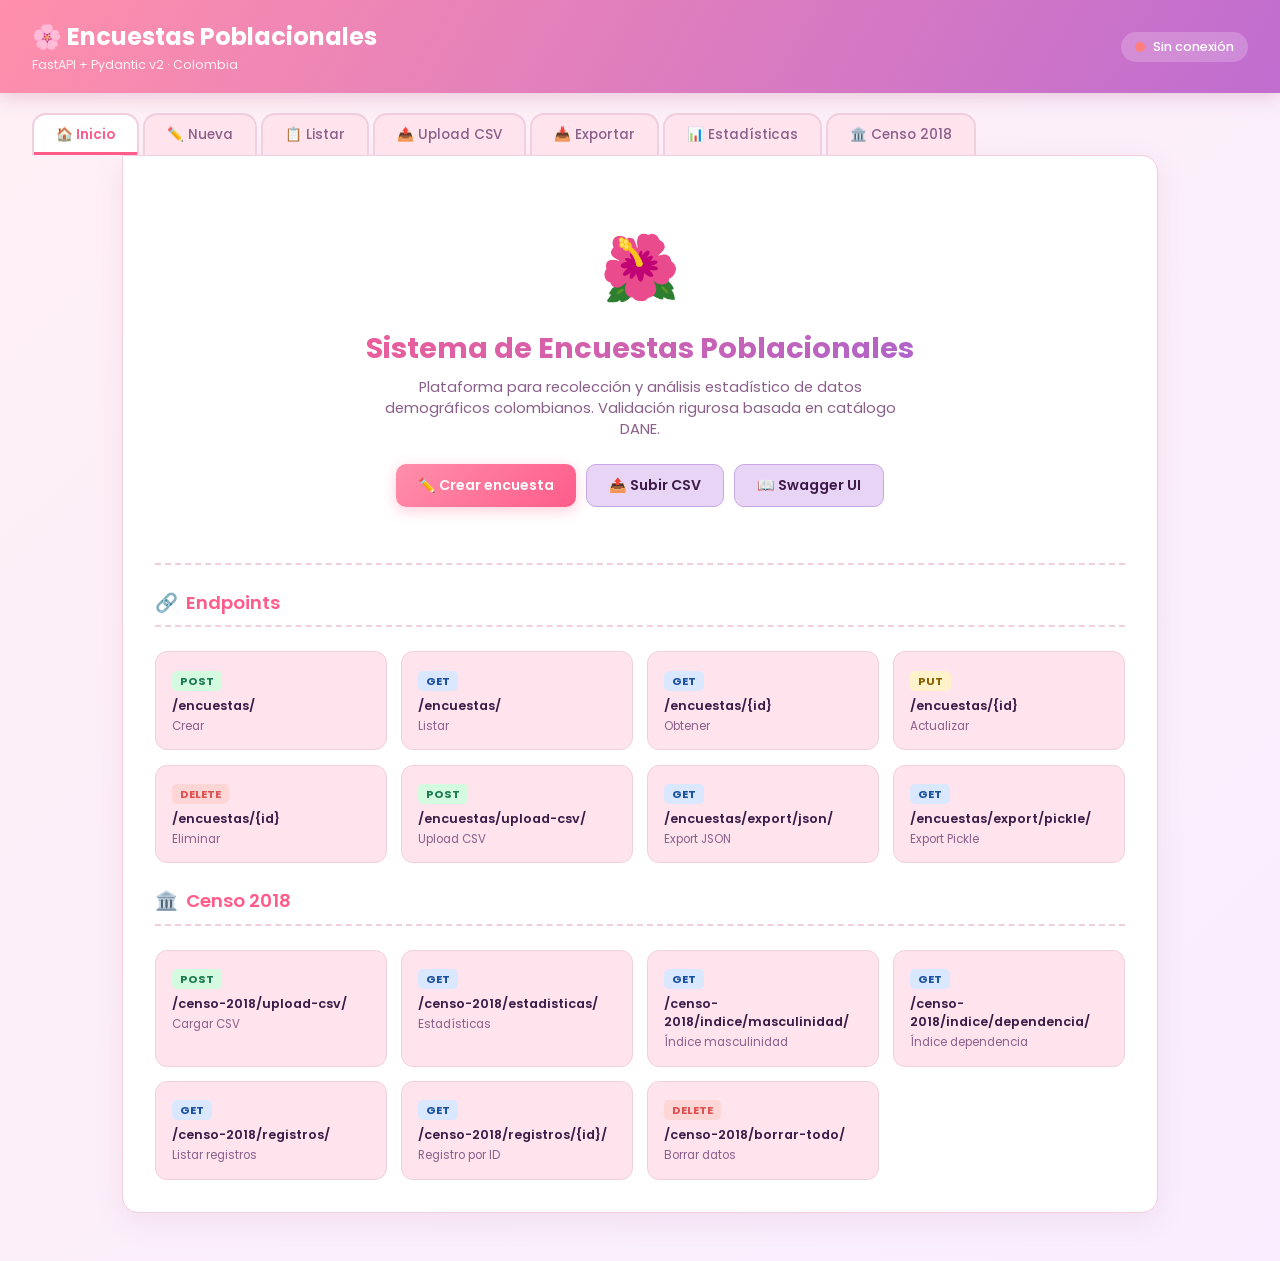
<file: frontend/index.html>
<!DOCTYPE html>
<html lang="es">

<head>
  <meta charset="UTF-8" />
  <meta name="viewport" content="width=device-width, initial-scale=1.0" />
  <title>API de Encuestas Poblacionales</title>
  <link href="https://fonts.googleapis.com/css2?family=Poppins:wght@300;400;500;600;700&display=swap"
    rel="stylesheet" />
  <style>
    :root {
      --bg: #FFF0F5;
      --bg2: #F8EEFF;
      --card: #FFFFFF;
      --rosa-palido: #FFE4EE;
      --rosa-suave: #FFB6C1;
      --rosa-medio: #FF8FAB;
      --rosa-vivo: #FF5C8A;
      --lila: #E8D5F5;
      --lila-suave: #C9A8E8;
      --menta: #D4F5E9;
      --menta-vivo: #4CAF84;
      --texto: #3D1A47;
      --texto-2: #8A5F8A;
      --borde: #F0CFDF;
      --sombra: rgba(180, 80, 130, 0.10);
    }

    *,
    *::before,
    *::after {
      box-sizing: border-box;
      margin: 0;
      padding: 0;
    }

    body {
      font-family: 'Poppins', sans-serif;
      background: linear-gradient(135deg, var(--bg) 0%, var(--bg2) 100%);
      min-height: 100vh;
      color: var(--texto);
    }

    header {
      background: linear-gradient(120deg, #FF8FAB 0%, #C06DD0 100%);
      color: #fff;
      padding: 1.2rem 2rem;
      display: flex;
      align-items: center;
      justify-content: space-between;
      box-shadow: 0 4px 18px rgba(180, 80, 130, 0.25);
      position: sticky;
      top: 0;
      z-index: 100;
    }

    header h1 {
      font-size: 1.5rem;
      font-weight: 700;
    }

    header p {
      font-size: 0.78rem;
      opacity: 0.88;
      margin-top: 2px;
    }

    .status-badge {
      display: flex;
      align-items: center;
      gap: 8px;
      background: rgba(255, 255, 255, 0.2);
      border-radius: 50px;
      padding: 6px 14px;
      font-size: 0.8rem;
      font-weight: 500;
      cursor: pointer;
    }

    .dot {
      width: 10px;
      height: 10px;
      border-radius: 50%;
      background: #aaa;
    }

    .dot.online {
      background: #7EFF9A;
      box-shadow: 0 0 8px #7EFF9A;
    }

    .dot.offline {
      background: #FF7E7E;
    }

    .tabs {
      display: flex;
      gap: 4px;
      padding: 1.2rem 2rem 0;
      overflow-x: auto;
    }

    .tab-btn {
      padding: 10px 22px;
      border: 2px solid var(--borde);
      border-bottom: none;
      border-radius: 14px 14px 0 0;
      background: var(--rosa-palido);
      color: var(--texto-2);
      font-family: 'Poppins', sans-serif;
      font-size: 0.85rem;
      font-weight: 500;
      cursor: pointer;
      transition: all .2s;
    }

    .tab-btn:hover {
      background: var(--lila);
      color: var(--texto);
    }

    .tab-btn.active {
      background: var(--card);
      color: var(--rosa-vivo);
      font-weight: 600;
      border-color: var(--borde);
      box-shadow: 0 -3px 0 var(--rosa-vivo) inset;
    }

    .panel {
      display: none;
    }

    .panel.active {
      display: block;
    }

    .main-content {
      max-width: 1100px;
      margin: 0 auto;
      padding: 0 2rem 3rem;
    }

    .panel-card {
      background: var(--card);
      border: 1px solid var(--borde);
      border-radius: 0 16px 16px 16px;
      padding: 2rem;
      box-shadow: 0 8px 30px var(--sombra);
    }

    .section-title {
      font-size: 1.15rem;
      font-weight: 600;
      color: var(--rosa-vivo);
      margin-bottom: 1.2rem;
      padding-bottom: 0.6rem;
      border-bottom: 2px dashed var(--borde);
      display: flex;
      align-items: center;
      gap: 8px;
    }

    .form-grid {
      display: grid;
      grid-template-columns: repeat(auto-fill, minmax(220px, 1fr));
      gap: 1rem;
      margin-bottom: 1.2rem;
    }

    .form-group {
      display: flex;
      flex-direction: column;
      gap: 5px;
    }

    .form-group.full {
      grid-column: 1 / -1;
    }

    label {
      font-size: 0.78rem;
      font-weight: 600;
      color: var(--texto-2);
      text-transform: uppercase;
      letter-spacing: 0.5px;
    }

    input,
    select,
    textarea {
      padding: 10px 14px;
      border: 1.5px solid var(--borde);
      border-radius: 10px;
      font-family: 'Poppins', sans-serif;
      font-size: 0.88rem;
      color: var(--texto);
      background: var(--bg);
      transition: border-color .2s, box-shadow .2s;
    }

    input:focus,
    select:focus,
    textarea:focus {
      border-color: var(--rosa-medio);
      box-shadow: 0 0 0 3px rgba(255, 143, 171, 0.2);
      background: #fff;
    }

    textarea {
      resize: vertical;
      min-height: 70px;
    }

    .btn {
      padding: 10px 22px;
      border: none;
      border-radius: 10px;
      font-family: 'Poppins', sans-serif;
      font-size: 0.88rem;
      font-weight: 600;
      cursor: pointer;
      transition: all .2s;
      display: inline-flex;
      align-items: center;
      gap: 7px;
    }

    .btn-primary {
      background: linear-gradient(135deg, var(--rosa-medio) 0%, var(--rosa-vivo) 100%);
      color: #fff;
      box-shadow: 0 4px 14px rgba(255, 92, 138, 0.3);
    }

    .btn-primary:hover {
      transform: translateY(-2px);
      box-shadow: 0 6px 20px rgba(255, 92, 138, 0.4);
    }

    .btn-secondary {
      background: var(--lila);
      color: var(--texto);
      border: 1.5px solid var(--lila-suave);
    }

    .btn-success {
      background: linear-gradient(135deg, #5EC98A 0%, #38a16a 100%);
      color: #fff;
    }

    .btn-danger {
      background: var(--rosa-suave);
      color: var(--rosa-vivo);
      border: 1.5px solid #FFAFAF;
    }

    .btn-sm {
      padding: 6px 14px;
      font-size: 0.78rem;
    }

    .btn-actions {
      display: flex;
      gap: 10px;
      flex-wrap: wrap;
      margin-top: 1.2rem;
    }

    .respuestas-container {
      display: flex;
      flex-direction: column;
      gap: 14px;
    }

    .respuesta-card {
      background: var(--rosa-palido);
      border: 1.5px solid var(--borde);
      border-radius: 12px;
      padding: 1rem 1.2rem;
      position: relative;
    }

    .encuestas-list {
      display: flex;
      flex-direction: column;
      gap: 14px;
    }

    .encuesta-item {
      background: var(--card);
      border: 1.5px solid var(--borde);
      border-radius: 14px;
      padding: 1.2rem 1.5rem;
      display: flex;
      align-items: center;
      gap: 1.2rem;
      box-shadow: 0 3px 12px var(--sombra);
    }

    .encuesta-item:hover {
      transform: translateY(-2px);
      box-shadow: 0 6px 20px var(--sombra);
    }

    .encuesta-avatar {
      width: 52px;
      height: 52px;
      border-radius: 50%;
      background: linear-gradient(135deg, var(--rosa-suave), var(--lila-suave));
      display: flex;
      align-items: center;
      justify-content: center;
      font-size: 1.5rem;
      flex-shrink: 0;
    }

    .encuesta-info {
      flex: 1;
      min-width: 0;
    }

    .encuesta-info .nombre {
      font-weight: 600;
      font-size: 0.95rem;
      white-space: nowrap;
      overflow: hidden;
      text-overflow: ellipsis;
    }

    .encuesta-info .meta {
      font-size: 0.78rem;
      color: var(--texto-2);
      margin-top: 3px;
    }

    .chip {
      display: inline-flex;
      align-items: center;
      padding: 3px 10px;
      border-radius: 50px;
      font-size: 0.72rem;
      font-weight: 600;
      margin-right: 5px;
    }

    .chip-rosa {
      background: var(--rosa-palido);
      color: var(--rosa-vivo);
    }

    .chip-lila {
      background: var(--lila);
      color: #7B3FBF;
    }

    .chip-menta {
      background: var(--menta);
      color: #1A7A52;
    }

    .encuesta-actions {
      display: flex;
      gap: 8px;
      flex-shrink: 0;
    }

    .json-viewer {
      background: #1E0830;
      color: #FFADCE;
      border-radius: 12px;
      padding: 1.2rem;
      font-family: 'Courier New', monospace;
      font-size: 0.8rem;
      max-height: 320px;
      overflow-y: auto;
      white-space: pre-wrap;
      word-break: break-all;
      margin-top: 1rem;
      display: none;
    }

    .json-viewer.show {
      display: block;
    }

    .stats-kpi-grid {
      display: grid;
      grid-template-columns: repeat(auto-fill, minmax(170px, 1fr));
      gap: 1rem;
      margin-bottom: 1.8rem;
    }

    .kpi-card {
      background: linear-gradient(135deg, var(--rosa-palido), var(--lila));
      border: 1.5px solid var(--borde);
      border-radius: 16px;
      padding: 1.3rem;
      text-align: center;
      box-shadow: 0 4px 14px var(--sombra);
    }

    .kpi-value {
      font-size: 2.2rem;
      font-weight: 700;
      color: var(--rosa-vivo);
      line-height: 1;
    }

    .kpi-label {
      font-size: 0.75rem;
      color: var(--texto-2);
      margin-top: 6px;
      font-weight: 500;
    }

    .alert {
      padding: 12px 18px;
      border-radius: 10px;
      font-size: 0.85rem;
      margin-top: 1rem;
      display: none;
    }

    .alert.show {
      display: block;
    }

    .alert-error {
      background: #FFD6D6;
      color: #E05252;
      border: 1px solid #FFAFAF;
    }

    .alert-success {
      background: var(--menta);
      color: #1A7A52;
      border: 1px solid #A8E6C6;
    }

    .alert-info {
      background: var(--lila);
      color: #6B3FA0;
      border: 1px solid var(--lila-suave);
    }

    #toast-container {
      position: fixed;
      bottom: 28px;
      right: 28px;
      z-index: 9999;
      display: flex;
      flex-direction: column;
      gap: 10px;
    }

    .toast {
      padding: 13px 20px;
      border-radius: 12px;
      font-size: 0.85rem;
      font-weight: 500;
      color: #fff;
      min-width: 260px;
      box-shadow: 0 6px 20px rgba(0, 0, 0, 0.18);
      animation: slideInToast .3s ease;
      display: flex;
      align-items: center;
      gap: 10px;
    }

    .toast.success {
      background: linear-gradient(135deg, #5EC98A, #38a16a);
    }

    .toast.error {
      background: linear-gradient(135deg, #FF7E7E, #E05252);
    }

    .toast.info {
      background: linear-gradient(135deg, #C9A8E8, #9B67D9);
    }

    @keyframes slideInToast {
      from {
        opacity: 0;
        transform: translateX(60px);
      }

      to {
        opacity: 1;
        transform: translateX(0);
      }
    }

    .divider {
      border: none;
      border-top: 2px dashed var(--borde);
      margin: 1.5rem 0;
    }

    .upload-area {
      border: 3px dashed var(--borde);
      border-radius: 16px;
      padding: 3rem 2rem;
      text-align: center;
      background: var(--rosa-palido);
      cursor: pointer;
      transition: all .3s;
    }

    .upload-area:hover {
      border-color: var(--rosa-vivo);
      background: var(--rosa-suave);
    }

    .upload-area.dragover {
      border-color: var(--menta-vivo);
      background: var(--menta);
    }

    .upload-icon {
      font-size: 3rem;
      margin-bottom: 1rem;
    }

    .welcome-hero {
      text-align: center;
      padding: 2rem 1rem;
    }

    .welcome-hero .hero-emoji {
      font-size: 4rem;
    }

    .welcome-hero h2 {
      font-size: 1.8rem;
      font-weight: 700;
      margin: 0.8rem 0 0.4rem;
      background: linear-gradient(135deg, var(--rosa-vivo), #9B67D9);
      -webkit-background-clip: text;
      -webkit-text-fill-color: transparent;
    }

    .welcome-hero p {
      color: var(--texto-2);
      font-size: 0.92rem;
      max-width: 520px;
      margin: 0 auto 1.5rem;
    }

    .endpoint-chip {
      background: var(--rosa-palido);
      border: 1.5px solid var(--borde);
      border-radius: 12px;
      padding: 0.9rem 1rem;
      text-align: left;
    }

    .endpoint-chip .method {
      font-size: 0.7rem;
      font-weight: 700;
      padding: 2px 8px;
      border-radius: 5px;
      margin-right: 6px;
    }

    .method.POST {
      background: #D4FADF;
      color: #1A7A52;
    }

    .method.GET {
      background: #DAE8FF;
      color: #1A50A0;
    }

    .method.PUT {
      background: #FFF3CC;
      color: #8A6000;
    }

    .method.DELETE {
      background: #FFD6D6;
      color: #E05252;
    }

    .endpoint-chip .path {
      font-size: 0.8rem;
      font-weight: 600;
      color: var(--texto);
      display: block;
      margin-top: 5px;
    }

    .endpoint-chip .desc {
      font-size: 0.73rem;
      color: var(--texto-2);
      margin-top: 3px;
    }

    .endpoints-grid {
      display: grid;
      grid-template-columns: repeat(auto-fill, minmax(210px, 1fr));
      gap: 0.9rem;
      margin-top: 1.5rem;
    }

    .export-card {
      background: linear-gradient(135deg, var(--menta), var(--lila));
      border: 1.5px solid var(--borde);
      border-radius: 16px;
      padding: 1.5rem;
      text-align: center;
      margin-bottom: 1rem;
    }

    .export-card h3 {
      color: var(--texto);
      margin-bottom: 0.5rem;
    }

    .export-card p {
      color: var(--texto-2);
      font-size: 0.85rem;
      margin-bottom: 1rem;
    }

    .bar-row {
      display: flex;
      align-items: center;
      gap: 10px;
      margin-bottom: 10px;
    }

    .bar-label {
      font-size: 0.78rem;
      min-width: 120px;
      color: var(--texto);
      white-space: nowrap;
      overflow: hidden;
      text-overflow: ellipsis;
    }

    .bar-track {
      flex: 1;
      background: var(--rosa-palido);
      border-radius: 50px;
      height: 20px;
      position: relative;
      overflow: hidden;
    }

    .bar-fill {
      height: 100%;
      background: linear-gradient(90deg, var(--rosa-suave), var(--rosa-vivo));
      border-radius: 50px;
      min-width: 4px;
    }

    .bar-fill.lila {
      background: linear-gradient(90deg, var(--lila), var(--lila-suave));
    }

    .bar-fill.menta {
      background: linear-gradient(90deg, var(--menta), var(--menta-vivo));
    }

    .bar-value {
      position: absolute;
      right: 8px;
      top: 50%;
      transform: translateY(-50%);
      font-size: 0.72rem;
      font-weight: 700;
      color: var(--texto);
    }

    .spinner {
      width: 40px;
      height: 40px;
      border: 4px solid var(--rosa-palido);
      border-top-color: var(--rosa-vivo);
      border-radius: 50%;
      animation: spin 0.8s linear infinite;
      margin: 1.5rem auto;
    }

    @keyframes spin {
      to { transform: rotate(360deg); }
    }

    @media (max-width: 640px) {
      header {
        flex-direction: column;
        gap: 0.8rem;
        text-align: center;
      }

      .tabs {
        padding: 0.8rem 1rem 0;
      }

      .main-content {
        padding: 0 1rem 2rem;
      }

      .panel-card {
        padding: 1.2rem;
      }
    }
  </style>
</head>

<body>

  <header>
    <div>
      <h1>🌸 Encuestas Poblacionales</h1>
      <p>FastAPI + Pydantic v2 · Colombia</p>
    </div>
    <div class="status-badge" onclick="checkHealth()">
      <div class="dot" id="status-dot"></div>
      <span id="status-text">Verificando...</span>
    </div>
  </header>

  <div class="tabs">
    <button class="tab-btn active" onclick="showTab('inicio')">🏠 Inicio</button>
    <button class="tab-btn" onclick="showTab('crear')">✏️ Nueva</button>
    <button class="tab-btn" onclick="showTab('listar')">📋 Listar</button>
    <button class="tab-btn" onclick="showTab('upload')">📤 Upload CSV</button>
    <button class="tab-btn" onclick="showTab('export')">📥 Exportar</button>
    <button class="tab-btn" onclick="showTab('estadisticas')">📊 Estadísticas</button>
    <button class="tab-btn" onclick="showTab('censo')">🏛️ Censo 2018</button>
  </div>

  <div class="main-content">

    <!-- INICIO -->
    <div id="panel-inicio" class="panel active">
      <div class="panel-card">
        <div class="welcome-hero">
          <div class="hero-emoji">🌺</div>
          <h2>Sistema de Encuestas Poblacionales</h2>
          <p>Plataforma para recolección y análisis estadístico de datos demográficos colombianos. Validación rigurosa
            basada en catálogo DANE.</p>
          <div style="display:flex;gap:10px;justify-content:center;flex-wrap:wrap;">
            <button class="btn btn-primary" onclick="showTab('crear')">✏️ Crear encuesta</button>
            <button class="btn btn-secondary" onclick="showTab('upload')">📤 Subir CSV</button>
            <a href="/docs" target="_blank" class="btn btn-secondary" style="text-decoration:none;">📖 Swagger UI</a>
          </div>
        </div>
        <hr class="divider" />
        <div class="section-title"><span class="icon">🔗</span> Endpoints</div>
        <div class="endpoints-grid">
          <div class="endpoint-chip"><span class="method POST">POST</span><span class="path">/encuestas/</span>
            <div class="desc">Crear</div>
          </div>
          <div class="endpoint-chip"><span class="method GET">GET</span><span class="path">/encuestas/</span>
            <div class="desc">Listar</div>
          </div>
          <div class="endpoint-chip"><span class="method GET">GET</span><span class="path">/encuestas/{id}</span>
            <div class="desc">Obtener</div>
          </div>
          <div class="endpoint-chip"><span class="method PUT">PUT</span><span class="path">/encuestas/{id}</span>
            <div class="desc">Actualizar</div>
          </div>
          <div class="endpoint-chip"><span class="method DELETE">DELETE</span><span class="path">/encuestas/{id}</span>
            <div class="desc">Eliminar</div>
          </div>
          <div class="endpoint-chip"><span class="method POST">POST</span><span
              class="path">/encuestas/upload-csv/</span>
            <div class="desc">Upload CSV</div>
          </div>
          <div class="endpoint-chip"><span class="method GET">GET</span><span
              class="path">/encuestas/export/json/</span>
            <div class="desc">Export JSON</div>
          </div>
          <div class="endpoint-chip"><span class="method GET">GET</span><span
              class="path">/encuestas/export/pickle/</span>
            <div class="desc">Export Pickle</div>
          </div>
        </div>
        <div class="section-title" style="margin-top:1.5rem;"><span class="icon">🏛️</span> Censo 2018</div>
        <div class="endpoints-grid">
          <div class="endpoint-chip"><span class="method POST">POST</span><span class="path">/censo-2018/upload-csv/</span>
            <div class="desc">Cargar CSV</div>
          </div>
          <div class="endpoint-chip"><span class="method GET">GET</span><span class="path">/censo-2018/estadisticas/</span>
            <div class="desc">Estadísticas</div>
          </div>
          <div class="endpoint-chip"><span class="method GET">GET</span><span class="path">/censo-2018/indice/masculinidad/</span>
            <div class="desc">Índice masculinidad</div>
          </div>
          <div class="endpoint-chip"><span class="method GET">GET</span><span class="path">/censo-2018/indice/dependencia/</span>
            <div class="desc">Índice dependencia</div>
          </div>
          <div class="endpoint-chip"><span class="method GET">GET</span><span class="path">/censo-2018/registros/</span>
            <div class="desc">Listar registros</div>
          </div>
          <div class="endpoint-chip"><span class="method GET">GET</span><span class="path">/censo-2018/registros/{id}/</span>
            <div class="desc">Registro por ID</div>
          </div>
          <div class="endpoint-chip"><span class="method DELETE">DELETE</span><span class="path">/censo-2018/borrar-todo/</span>
            <div class="desc">Borrar datos</div>
          </div>
        </div>
        <div id="health-result" class="json-viewer"></div>
      </div>
    </div>

    <!-- CREAR -->
    <div id="panel-crear" class="panel">
      <div class="panel-card">
        <div class="section-title"><span class="icon">👤</span> Datos del Encuestado</div>
        <div class="form-grid">
          <div class="form-group"><label>Nombre completo</label><input type="text" id="enc-nombre"
              placeholder="María García" /></div>
          <div class="form-group"><label>Edad (0-120)</label><input type="number" id="enc-edad" min="0" max="120"
              placeholder="34" /></div>
          <div class="form-group"><label>Género</label><select id="enc-genero">
              <option value="">Seleccionar…</option>
              <option value="masculino">Masculino</option>
              <option value="femenino">Femenino</option>
              <option value="no_binario">No binario</option>
              <option value="prefiero_no_decir">Prefiero no decir</option>
            </select></div>
          <div class="form-group"><label>Estrato (1-6)</label><select id="enc-estrato">
              <option value="">Seleccionar…</option>
              <option value="1">1 — Bajo-bajo</option>
              <option value="2">2 — Bajo</option>
              <option value="3">3 — Medio-bajo</option>
              <option value="4">4 — Medio</option>
              <option value="5">5 — Medio-alto</option>
              <option value="6">6 — Alto</option>
            </select></div>
          <div class="form-group"><label>Departamento</label><select id="enc-departamento">
              <option value="">Seleccionar…</option>
              <option>Amazonas</option>
              <option>Antioquia</option>
              <option>Arauca</option>
              <option>Atlántico</option>
              <option>Bolívar</option>
              <option>Boyacá</option>
              <option>Caldas</option>
              <option>Caquetá</option>
              <option>Casanare</option>
              <option>Cauca</option>
              <option>Cesar</option>
              <option>Chocó</option>
              <option>Córdoba</option>
              <option>Cundinamarca</option>
              <option>Guainía</option>
              <option>Guaviare</option>
              <option>Huila</option>
              <option>La Guajira</option>
              <option>Magdalena</option>
              <option>Meta</option>
              <option>Nariño</option>
              <option>Norte de Santander</option>
              <option>Putumayo</option>
              <option>Quindío</option>
              <option>Risaralda</option>
              <option>San Andrés y Providencia</option>
              <option>Santander</option>
              <option>Sucre</option>
              <option>Tolima</option>
              <option>Valle del Cauca</option>
              <option>Vaupés</option>
              <option>Vichada</option>
              <option>Bogotá D.C.</option>
            </select></div>
          <div class="form-group"><label>Municipio</label><input type="text" id="enc-municipio"
              placeholder="Medellín" /></div>
          <div class="form-group"><label>Nivel educativo</label><select id="enc-nivel">
              <option value="">Seleccionar…</option>
              <option value="ninguno">Ninguno</option>
              <option value="primaria">Primaria</option>
              <option value="secundaria">Secundaria</option>
              <option value="tecnico">Técnico</option>
              <option value="universitario">Universitario</option>
              <option value="posgrado">Posgrado</option>
            </select></div>
          <div class="form-group"><label>Ocupación</label><input type="text" id="enc-ocupacion" placeholder="Docente" />
          </div>
        </div>
        <hr class="divider" />
        <div class="section-title"><span class="icon">📝</span> Respuestas</div>
        <div id="respuestas-container" class="respuestas-container"></div>
        <div id="no-preguntas-msg" style="text-align:center;padding:2rem;color:var(--texto-2);">
          <div style="font-size:3rem;margin-bottom:0.5rem;">📝</div>
          <p>No hay preguntas agregadas</p>
          <p style="font-size:0.85rem;margin-top:0.5rem;">Haz clic en "+ Agregar pregunta" para comenzar</p>
        </div>
        <button class="btn btn-secondary" style="margin-top:10px;" onclick="addRespuesta()">+ Agregar pregunta</button>
        <hr class="divider" />
        <div class="form-group full"><label>Observaciones</label><textarea id="enc-observaciones"
            placeholder="Notas sobre el levantamiento…"></textarea></div>
        <div class="btn-actions">
          <button class="btn btn-primary" onclick="crearEncuesta()">🚀 Enviar</button>
          <button class="btn btn-secondary" onclick="resetFormCrear()">🔄 Limpiar</button>
        </div>
        <div id="crear-alert" class="alert"></div>
        <div id="crear-json" class="json-viewer"></div>
      </div>
    </div>

    <!-- LISTAR -->
    <div id="panel-listar" class="panel">
      <div class="panel-card">
        <div style="display:flex;justify-content:space-between;align-items:center;margin-bottom:1.5rem;">
          <div class="section-title" style="margin:0;"><span class="icon">📋</span> Encuestas</div>
          <div style="display:flex;gap:10px;">
            <button class="btn btn-secondary btn-sm" onclick="cargarDatosEjemplo()">📦 Cargar Ejemplo</button>
            <button class="btn btn-danger btn-sm" onclick="borrarHistorial()">🗑️ Borrar Todo</button>
            <button class="btn btn-secondary" onclick="loadEncuestas()">🔄 Actualizar</button>
          </div>
        </div>
        <div id="encuestas-list" class="encuestas-list"></div>
        <div id="listar-json" class="json-viewer"></div>
      </div>
    </div>

    <!-- UPLOAD -->
    <div id="panel-upload" class="panel">
      <div class="panel-card">
        <div class="section-title"><span class="icon">📤</span> Upload CSV</div>
        <p style="color:var(--texto-2);margin-bottom:1.5rem;">Sube un archivo CSV exportado desde Google Forms. El
          sistema detecta automáticamente las columnas.</p>

        <div class="upload-area" id="upload-area" onclick="document.getElementById('file-input').click()">
          <div class="upload-icon">📁</div>
          <h3>Arrastra tu archivo CSV aquí o haz clic para seleccionar</h3>
          <p style="color:var(--texto-2);margin-top:0.5rem;">Formato: .csv</p>
          <input type="file" id="file-input" accept=".csv" style="display:none;" onchange="handleFileSelect(event)" />
        </div>

        <div style="margin-top:1rem;text-align:center;">
          <button class="btn btn-secondary btn-sm" onclick="document.getElementById('file-input-debug').click()">🔍
            Debug: Ver columnas detectadas</button>
          <input type="file" id="file-input-debug" accept=".csv" style="display:none;"
            onchange="handleFileDebug(event)" />
        </div>

        <div id="upload-progress" style="margin-top:1.5rem;display:none;">
          <div style="background:var(--rosa-palido);border-radius:10px;padding:1rem;">
            <div style="display:flex;align-items:center;gap:10px;margin-bottom:0.5rem;">
              <div class="spinner"></div>
              <span id="upload-text">Procesando archivo...</span>
            </div>
          </div>
        </div>

        <div id="upload-alert" class="alert"></div>
        <div id="upload-json" class="json-viewer"></div>
        <div id="debug-json" class="json-viewer"></div>

        <hr class="divider" />
        <div class="section-title"><span class="icon">ℹ️</span> Columnas esperadas</div>
        <div style="background:var(--rosa-palido);padding:1rem;border-radius:10px;font-size:0.85rem;">
          <p style="margin-bottom:0.5rem;"><strong>Demográficas (requeridas):</strong></p>
          <code>nombre, edad, genero, estrato, departamento, municipio</code>
          <p style="margin-top:1rem;margin-bottom:0.5rem;"><strong>Demográficas (opcionales):</strong></p>
          <code>nivel_educativo, ocupacion</code>
          <p style="margin-top:1rem;margin-bottom:0.5rem;"><strong>Respuestas:</strong></p>
          <p>Cualquier otra columna será tratada como pregunta. Valores 1-5 → Likert, 0-100 → Porcentaje, "si/no" →
            Sí/No.</p>
        </div>
      </div>
    </div>

    <!-- EXPORT -->
    <div id="panel-export" class="panel">
      <div class="panel-card">
        <div class="section-title"><span class="icon">📥</span> Exportar Resultados</div>
        <p style="color:var(--texto-2);margin-bottom:1.5rem;">Descarga todas las encuestas en formato JSON o Pickle.</p>

        <div class="export-card">
          <h3>📄 Exportar a JSON</h3>
          <p>Formato universal, legible por humanos, interoperable con cualquier lenguaje.</p>
          <button class="btn btn-primary" onclick="exportJSON()">⬇️ Descargar JSON</button>
        </div>

        <div class="export-card">
          <h3>🥒 Exportar a Pickle</h3>
          <p>Formato binario de Python, más rápido pero solo compatible con Python.</p>
          <button class="btn btn-secondary" onclick="exportPickle()">⬇️ Descargar Pickle</button>
        </div>

        <div id="export-alert" class="alert"></div>
      </div>
    </div>

    <!-- ESTADISTICAS -->
    <div id="panel-estadisticas" class="panel">
      <div class="panel-card">
        <div style="display:flex;justify-content:space-between;align-items:center;margin-bottom:1.5rem;">
          <div class="section-title" style="margin:0;"><span class="icon">📊</span> Estadísticas</div>
          <button class="btn btn-secondary" onclick="loadEstadisticas()">🔄 Actualizar</button>
        </div>
        <div id="stats-kpi" class="stats-kpi-grid"></div>

        <div class="section-title"><span class="icon">📈</span> Distribuciones</div>
        <div id="stats-charts"></div>
        <div id="stats-json" class="json-viewer"></div>
      </div>
    </div>

    <!-- CENSO 2018 -->
    <div id="panel-censo" class="panel">
      <div class="panel-card">
        <div class="welcome-hero">
          <div class="hero-emoji">🏛️</div>
          <h2>Censo 2018 - Colombia</h2>
          <p>Carga y análisis de bases de datos del DANE. Procesamiento batch para millones de registros.</p>
        </div>

        <hr class="divider" />

        <div class="section-title"><span class="icon">📤</span> Carga de Archivo</div>
        <div class="upload-area" id="censo-upload-area" onclick="document.getElementById('censo-file-input').click()">
          <div class="upload-icon">📁</div>
          <h3>Arrastra tu archivo CSV del Censo 2018 o haz clic para seleccionar</h3>
          <p style="color:var(--texto-2);margin-top:0.5rem;">Formato: CSV (tablas individuales del DANE)</p>
          <input type="file" id="censo-file-input" accept=".csv" style="display:none;"
            onchange="handleCensoFile(event)" />
        </div>

        <div id="censo-upload-progress" style="margin-top:1.5rem;display:none;">
          <div style="background:var(--rosa-palido);border-radius:10px;padding:1rem;">
            <div style="display:flex;align-items:center;gap:10px;">
              <div class="spinner"></div>
              <span id="censo-upload-text">Cargando archivo. Esto puede tomar varios minutos...</span>
            </div>
            <div style="background:var(--borde);border-radius:5px;height:8px;margin-top:10px;overflow:hidden;">
              <div id="censo-progress-bar"
                style="background:linear-gradient(90deg, var(--rosa-medio), var(--rosa-vivo));height:100%;width:0%;transition:width 0.3s;">
              </div>
            </div>
          </div>
        </div>

        <div id="censo-upload-alert" class="alert"></div>
        <div id="censo-upload-json" class="json-viewer"></div>

        <hr class="divider" />

        <div class="section-title"><span class="icon">📊</span> Estadísticas del Censo</div>
        <div style="display:flex;gap:10px;margin-bottom:1.5rem;flex-wrap:wrap;">
          <button class="btn btn-primary" onclick="loadCensoEstadisticas()">🔄 Cargar Estadísticas</button>
          <button class="btn btn-secondary" onclick="loadIndiceMasculinidad()">👨 Índice Masculinidad</button>
          <button class="btn btn-secondary" onclick="loadIndiceDependencia()">👶 Índice Dependencia</button>
          <button class="btn btn-danger" onclick="borrarDatosCenso()" style="margin-left:auto;">🗑️ Borrar
            Datos</button>
        </div>

        <div id="censo-stats-kpi" class="stats-kpi-grid"></div>
        <div id="censo-grupos-edad" style="margin-top:1.5rem;"></div>
        <div id="censo-rangos-edad" style="margin-top:2rem;"></div>
        <div id="censo-indices-result" style="margin-top:1rem;"></div>
        <div id="censo-stats-json" class="json-viewer"></div>

        <hr class="divider" />

        <div class="section-title"><span class="icon">ℹ️</span> Variables del Censo 2018</div>
        <div style="background:var(--rosa-palido);padding:1rem;border-radius:10px;font-size:0.85rem;">
          <p style="margin-bottom:0.5rem;"><strong>Demográficas:</strong></p>
          <code>P_SEXO (Sexo), P_EDADR (Edad)</code>
          <p style="margin-top:1rem;margin-bottom:0.5rem;"><strong>Geográficas:</strong></p>
          <code>U_DPTO (Departamento), U_MPIO (Municipio)</code>
          <p style="margin-top:1rem;margin-bottom:0.5rem;"><strong>Étnicas:</strong></p>
          <code>PA1_GRP_ETNIC (Grupo étnico)</code>
          <p style="margin-top:1rem;margin-bottom:0.5rem;"><strong>Educativas:</strong></p>
          <code>P_ALFABETA (Alfabetismo), PA_ASISTENCIA (Asistencia), P_NIVEL_ANOSR (Años educación)</code>
          <p style="margin-top:1rem;margin-bottom:0.5rem;"><strong>Laborales:</strong></p>
          <code>P_TRABAJO (Situación laboral), P_EST_CIVIL (Estado civil)</code>
          <p style="margin-top:1rem;margin-bottom:0.5rem;"><strong>Salud:</strong></p>
          <code>P_ENFERMO (Enfermedad crónica)</code>
        </div>
      </div>
    </div>

  </div>

  <div id="toast-container"></div>

  <script>
    const API = "http://localhost:8001";

    function showTab(tabId) {
      document.querySelectorAll('.panel').forEach(p => p.classList.remove('active'));
      document.querySelectorAll('.tab-btn').forEach(b => b.classList.remove('active'));
      document.getElementById('panel-' + tabId).classList.add('active');
      event.target.classList.add('active');
      if (tabId === 'listar') loadEncuestas();
      if (tabId === 'estadisticas') loadEstadisticas();
      if (tabId === 'censo') loadCensoEstadisticas();
    }

    async function checkHealth() {
      try {
        const resp = await fetch(`${API}/`);
        const data = await resp.json();
        document.getElementById('status-dot').className = 'dot online';
        document.getElementById('status-text').textContent = 'En línea';
        return data;
      } catch {
        document.getElementById('status-dot').className = 'dot offline';
        document.getElementById('status-text').textContent = 'Sin conexión';
        return null;
      }
    }

    function showToast(mensaje, tipo) {
      const toast = document.createElement('div');
      toast.className = `toast ${tipo}`;
      toast.textContent = mensaje;
      document.getElementById('toast-container').appendChild(toast);
      setTimeout(() => toast.remove(), 4000);
    }

    function showAlert(containerId, mensaje, tipo) {
      const alert = document.getElementById(containerId);
      alert.className = `alert ${tipo} show`;
      alert.textContent = mensaje;
      setTimeout(() => alert.classList.remove('show'), 5000);
    }

    function showJSON(elementId, data) {
      const el = document.getElementById(elementId);
      el.textContent = JSON.stringify(data, null, 2);
      el.classList.add('show');
    }

    /* CREAR ENCUESTA */
    function updateNoPreguntasMsg() {
      const container = document.getElementById('respuestas-container');
      const msg = document.getElementById('no-preguntas-msg');
      if (container.children.length === 0) {
        msg.style.display = 'block';
      } else {
        msg.style.display = 'none';
      }
    }

    function addRespuesta() {
      const container = document.getElementById('respuestas-container');
      const idx = container.children.length + 1;
      const div = document.createElement('div');
      div.className = 'respuesta-card';
      div.innerHTML = `
      <div class="resp-header">
        <span class="resp-num">Pregunta ${idx}</span>
        <button class="btn btn-danger btn-sm" onclick="removeRespuesta(this)" style="padding:4px 10px;font-size:0.7rem;">🗑️ Eliminar</button>
      </div>
      <div class="form-grid" style="margin-bottom:0;">
        <div class="form-group full"><label>Enunciado</label><input type="text" class="resp-enunciado" placeholder="Ej: ¿Qué tan satisfecho está con el servicio de salud?" /></div>
        <div class="form-group"><label>Tipo de pregunta</label><select class="resp-tipo" onchange="updateValorInput(this)"><option value="">Seleccionar…</option><option value="likert">Likert (1-5)</option><option value="porcentaje">Porcentaje (0-100)</option><option value="si_no">Sí/No</option><option value="texto_abierto">Texto abierto</option></select></div>
        <div class="form-group"><label>Valor</label><input type="text" class="resp-valor" placeholder="Seleccione un tipo primero" disabled /></div>
      </div>
    `;
      container.appendChild(div);
      updateNoPreguntasMsg();
    }

    function removeRespuesta(btn) {
      const card = btn.closest('.respuesta-card');
      card.remove();
      // Renumerar preguntas
      document.querySelectorAll('.respuesta-card').forEach((c, i) => {
        c.querySelector('.resp-num').textContent = `Pregunta ${i + 1}`;
      });
      updateNoPreguntasMsg();
    }

    function updateValorInput(select) {
      const input = select.parentElement.nextElementSibling.querySelector('input');
      const tipo = select.value;

      if (!tipo) {
        input.disabled = true;
        input.placeholder = 'Seleccione un tipo primero';
        input.value = '';
        return;
      }

      input.disabled = false;
      if (tipo === 'likert') {
        input.type = 'number';
        input.min = 1;
        input.max = 5;
        input.placeholder = '1-5';
      }
      else if (tipo === 'porcentaje') {
        input.type = 'number';
        input.min = 0;
        input.max = 100;
        input.placeholder = '0-100';
      }
      else if (tipo === 'si_no') {
        input.type = 'text';
        input.placeholder = 'si o no';
      }
      else {
        input.type = 'text';
        input.placeholder = 'Texto';
      }
    }

    async function crearEncuesta() {
      // Limpiar alertas previas
      document.getElementById('crear-alert').classList.remove('show');
      document.getElementById('crear-json').classList.remove('show');

      const nombre = document.getElementById('enc-nombre').value.trim();
      const edad = parseInt(document.getElementById('enc-edad').value);
      const genero = document.getElementById('enc-genero').value;
      const estrato = parseInt(document.getElementById('enc-estrato').value);
      const departamento = document.getElementById('enc-departamento').value;
      const municipio = document.getElementById('enc-municipio').value.trim();
      const nivel = document.getElementById('enc-nivel').value;
      const ocupacion = document.getElementById('enc-ocupacion').value.trim();
      const observaciones = document.getElementById('enc-observaciones').value.trim();

      // Validaciones básicas antes de enviar
      const errores = [];

      // Validar nombre (no aceptar números puros)
      if (!nombre || nombre.length < 2) {
        errores.push({ campo: 'Nombre', mensaje: 'Debe tener al menos 2 caracteres' });
      } else if (/^\d+$/.test(nombre)) {
        errores.push({ campo: 'Nombre', mensaje: `No puede ser un número ('${nombre}'). Ingresá un nombre válido` });
      }

      if (!edad || edad < 0 || edad > 120) errores.push({ campo: 'Edad', mensaje: 'Debe estar entre 0 y 120 años' });
      if (!genero) errores.push({ campo: 'Género', mensaje: 'Debe seleccionar una opción' });
      if (!estrato || estrato < 1 || estrato > 6) errores.push({ campo: 'Estrato', mensaje: 'Debe estar entre 1 y 6' });
      if (!departamento) errores.push({ campo: 'Departamento', mensaje: 'Debe seleccionar uno' });

      // Validar municipio (no aceptar números puros)
      if (!municipio || municipio.length < 2) {
        errores.push({ campo: 'Municipio', mensaje: 'Debe tener al menos 2 caracteres' });
      } else if (/^\d+$/.test(municipio)) {
        errores.push({ campo: 'Municipio', mensaje: `No puede ser un número ('${municipio}'). Ingresá un municipio válido` });
      }

      if (!nivel) errores.push({ campo: 'Nivel educativo', mensaje: 'Debe seleccionar una opción' });

      // Validar ocupación (no aceptar números puros si está presente)
      if (ocupacion && ocupacion.length > 0) {
        if (/^\d+$/.test(ocupacion)) {
          errores.push({ campo: 'Ocupación', mensaje: `No puede ser un número ('${ocupacion}'). Ingresá una ocupación válida` });
        }
      }

      if (errores.length > 0) {
        mostrarErroresAmigables(errores);
        return;
      }

      const respuestas = [];
      document.querySelectorAll('.respuesta-card').forEach((card, idx) => {
        const enunciado = card.querySelector('.resp-enunciado').value.trim();
        const tipo = card.querySelector('.resp-tipo').value;
        let valor = card.querySelector('.resp-valor').value.trim();

        // Validaciones de pregunta
        if (!enunciado || enunciado.length < 5) {
          errores.push({ campo: `Pregunta ${idx + 1} - Enunciado`, mensaje: 'Debe tener al menos 5 caracteres' });
          return;
        }
        if (!tipo) {
          errores.push({ campo: `Pregunta ${idx + 1} - Tipo`, mensaje: 'Debe seleccionar un tipo de pregunta' });
          return;
        }
        if (!valor) {
          errores.push({ campo: `Pregunta ${idx + 1} - Valor`, mensaje: 'Debe ingresar un valor' });
          return;
        }

        if (tipo === 'likert') {
          const num = parseInt(valor);
          if (isNaN(num) || num < 1 || num > 5) {
            errores.push({ campo: `Pregunta ${idx + 1} - Valor`, mensaje: 'Debe ser un número entre 1 y 5' });
            return;
          }
          valor = num;
        }
        else if (tipo === 'porcentaje') {
          const num = parseFloat(valor);
          if (isNaN(num) || num < 0 || num > 100) {
            errores.push({ campo: `Pregunta ${idx + 1} - Valor`, mensaje: 'Debe ser un número entre 0 y 100' });
            return;
          }
          valor = num;
        }
        else if (tipo === 'si_no') {
          valor = valor.toLowerCase();
          if (valor !== 'si' && valor !== 'no') {
            errores.push({ campo: `Pregunta ${idx + 1} - Valor`, mensaje: 'Debe ser "si" o "no"' });
            return;
          }
        }

        respuestas.push({ pregunta_id: idx + 1, enunciado, tipo_pregunta: tipo, valor });
      });

      if (respuestas.length === 0 && errores.length === 0) {
        // Las respuestas ahora son opcionales, no es un error
        // Solo agrego una nota informativa
        console.log('Encuesta sin preguntas - solo datos demográficos');
      }

      if (errores.length > 0) {
        mostrarErroresAmigables(errores);
        return;
      }

      const payload = {
        encuestado: { nombre, edad, genero, estrato, departamento, municipio, nivel_educativo: nivel, ocupacion: ocupacion || null },
        respuestas,
        observaciones_generales: observaciones || null,
      };

      try {
        const resp = await fetch(`${API}/encuestas/`, { method: 'POST', headers: { 'Content-Type': 'application/json' }, body: JSON.stringify(payload) });
        const data = await resp.json();
        if (resp.ok) {
          showAlert('crear-alert', `✅ Encuesta creada exitosamente. ID: ${data.id_encuesta.substring(0, 8)}...`, 'success');
          showJSON('crear-json', data);
          showToast('Encuesta creada', 'success');
          resetFormCrear();
          loadEstadisticas();
        } else if (resp.status === 422) {
          // Mostrar errores de validación de forma amigable
          mostrarErroresAmigablesDesdeAPI(data);
        } else {
          showAlert('crear-alert', `❌ Error ${resp.status}: ${data.error || data.detail || 'Error desconocido'}`, 'error');
          showToast(`Error ${resp.status}`, 'error');
        }
      } catch (err) {
        showAlert('crear-alert', `❌ Error de conexión: ${err.message}. Verifique que la API esté corriendo en ${API}`, 'error');
        showToast('Error de conexión', 'error');
      }
    }

    function mostrarErroresAmigables(errores) {
      const container = document.getElementById('crear-alert');
      let html = '<strong>⚠️ Se encontraron los siguientes errores:</strong><ul style="margin-top:8px;padding-left:20px;">';
      errores.forEach(e => {
        html += `<li><strong>${e.campo}:</strong> ${e.mensaje}</li>`;
      });
      html += '</ul>';
      container.innerHTML = html;
      container.className = 'alert alert-error show';
      showToast(`${errores.length} error(s) encontrado(s)`, 'error');
    }

    function mostrarErroresAmigablesDesdeAPI(data) {
      const container = document.getElementById('crear-alert');
      const detalles = data.detalle_errores || [];

      if (detalles.length === 0) {
        container.innerHTML = `<strong>❌ Error de validación</strong><p>${data.descripcion || 'Datos inválidos'}</p>`;
        container.className = 'alert alert-error show';
        return;
      }

      let html = '<strong>⚠️ Los siguientes campos tienen errores:</strong><ul style="margin-top:8px;padding-left:20px;">';

      detalles.forEach(err => {
        // Traducir el campo a algo más entendible
        let campoAmigable = err.campo
          .replace('body → encuestado → ', '')
          .replace('body → respuestas → ', 'Pregunta ')
          .replace(' → ', ' - ')
          .replace(/(\d+)/, '#$1');

        // Traducir mensajes comunes
        let mensajeAmigable = err.mensaje;
        if (err.tipo_error === 'string_too_short') {
          const match = err.mensaje.match(/at least (\d+) characters/);
          if (match) {
            mensajeAmigable = `Debe tener al menos ${match[1]} caracteres`;
          }
        } else if (err.tipo_error === 'less_than_equal') {
          const match = err.mensaje.match(/less than or equal to (\d+)/);
          if (match) {
            mensajeAmigable = `Debe ser menor o igual a ${match[1]}`;
          }
        } else if (err.tipo_error === 'greater_than_equal') {
          const match = err.mensaje.match(/greater than or equal to (\d+)/);
          if (match) {
            mensajeAmigable = `Debe ser mayor o igual a ${match[1]}`;
          }
        } else if (err.tipo_error === 'literal_error') {
          mensajeAmigable = 'Valor no permitido';
        } else if (err.tipo_error === 'int_parsing') {
          mensajeAmigable = 'Debe ser un número entero';
        } else if (err.tipo_error === 'float_parsing') {
          mensajeAmigable = 'Debe ser un número';
        } else if (err.tipo_error === 'enum_violation') {
          mensajeAmigable = 'Debe seleccionar una opción válida';
        }

        html += `<li><strong>${campoAmigable}:</strong> ${mensajeAmigable}</li>`;
      });

      html += '</ul>';
      container.innerHTML = html;
      container.className = 'alert alert-error show';
      showToast(`${detalles.length} error(s) de validación`, 'error');
    }

    function resetFormCrear() {
      document.getElementById('enc-nombre').value = '';
      document.getElementById('enc-edad').value = '';
      document.getElementById('enc-genero').value = '';
      document.getElementById('enc-estrato').value = '';
      document.getElementById('enc-departamento').value = '';
      document.getElementById('enc-municipio').value = '';
      document.getElementById('enc-nivel').value = '';
      document.getElementById('enc-ocupacion').value = '';
      document.getElementById('enc-observaciones').value = '';
      document.getElementById('respuestas-container').innerHTML = '';
      document.getElementById('crear-alert').classList.remove('show');
      document.getElementById('crear-json').classList.remove('show');
    }

    /* LISTAR */
    async function loadEncuestas() {
      try {
        const resp = await fetch(`${API}/encuestas/`);
        const data = await resp.json();
        const container = document.getElementById('encuestas-list');
        if (!data || data.length === 0) {
          container.innerHTML = '<div class="empty-state"><div class="emoji">📭</div><p>No hay encuestas registradas</p><p style="font-size:0.85rem;margin-top:0.5rem;">Crea una nueva o carga datos de ejemplo</p></div>';
          return;
        }
        container.innerHTML = data.map(enc => `
        <div class="encuesta-item">
          <div class="encuesta-avatar">👤</div>
          <div class="encuesta-info">
            <div class="nombre">${enc.encuestado.nombre}</div>
            <div class="meta">
              <span class="chip chip-rosa">${enc.encuestado.edad} años</span>
              <span class="chip chip-lila">E${enc.encuestado.estrato}</span>
              <span class="chip chip-menta">${enc.encuestado.departamento}</span>
              <span style="color:var(--texto-2);font-size:0.75rem;">${enc.respuestas.length} preguntas</span>
            </div>
          </div>
          <div class="encuesta-actions">
            <button class="btn btn-sm btn-secondary" onclick="verEncuesta('${enc.id_encuesta}')">Ver</button>
            <button class="btn btn-sm btn-danger" onclick="eliminarEncuesta('${enc.id_encuesta}')">🗑️ Eliminar</button>
          </div>
        </div>
      `).join('');
      } catch (err) {
        console.error(err);
      }
    }

    async function cargarDatosEjemplo() {
      if (!confirm('¿Cargar 5 encuestas de ejemplo? Esto agregará datos demográficos colombianos variados.')) return;

      // Cargar datos de ejemplo directamente (sin depender del backend)
      const ejemplos = [
        { nombre: "María García", edad: 34, genero: "femenino", estrato: 3, departamento: "Antioquia", municipio: "Medellín", nivel_educativo: "universitario", ocupacion: "Docente" },
        { nombre: "Carlos López", edad: 28, genero: "masculino", estrato: 2, departamento: "Valle del Cauca", municipio: "Cali", nivel_educativo: "tecnico", ocupacion: "Ingeniero" },
        { nombre: "Ana Rodríguez", edad: 45, genero: "femenino", estrato: 4, departamento: "Bogotá D.C.", municipio: "Bogotá", nivel_educativo: "posgrado", ocupacion: "Abogada" },
        { nombre: "Juan Pérez", edad: 52, genero: "masculino", estrato: 3, departamento: "Cundinamarca", municipio: "Bogotá", nivel_educativo: "universitario", ocupacion: "Contador" },
        { nombre: "Luisa Gómez", edad: 23, genero: "femenino", estrato: 1, departamento: "Santander", municipio: "Bucaramanga", nivel_educativo: "secundaria", ocupacion: "Estudiante" },
      ];

      let cargadas = 0;
      for (const ej of ejemplos) {
        try {
          const resp = await fetch(`${API}/encuestas/`, {
            method: 'POST',
            headers: { 'Content-Type': 'application/json' },
            body: JSON.stringify({
              encuestado: ej,
              respuestas: [
                { pregunta_id: 1, enunciado: "¿Satisfacción con servicios públicos?", tipo_pregunta: "likert", valor: Math.floor(Math.random() * 5) + 1 },
                { pregunta_id: 2, enunciado: "¿Confianza en instituciones (%)?", tipo_pregunta: "porcentaje", valor: Math.floor(Math.random() * 100) }
              ],
              observaciones_generales: "[Datos de ejemplo]"
            })
          });
          if (resp.ok) cargadas++;
        } catch (err) {
          console.error('Error al cargar ejemplo:', err);
        }
      }

      if (cargadas > 0) {
        showToast(`${cargadas} encuestas de ejemplo cargadas`, 'success');
        loadEncuestas();
        loadEstadisticas();
      } else {
        showToast('Error: Verifica que la API esté corriendo', 'error');
      }
    }

    async function borrarHistorial() {
      if (!confirm('⚠️ ¿Estás seguro de que quieres BORRAR TODAS las encuestas? Esta acción no se puede deshacer.')) return;

      try {
        const resp = await fetch(`${API}/encuestas/`);
        const encuestas = await resp.json();

        for (const enc of encuestas) {
          await fetch(`${API}/encuestas/${enc.id_encuesta}`, { method: 'DELETE' });
        }

        showToast('Historial borrado', 'success');
        loadEncuestas();
        loadEstadisticas();
      } catch (err) {
        showToast('Error al borrar', 'error');
      }
    }

    async function verEncuesta(id) {
      try {
        const resp = await fetch(`${API}/encuestas/${id}`);
        const data = await resp.json();
        showJSON('listar-json', data);
        // Agregar botón de eliminar arriba del JSON
        const container = document.getElementById('listar-json');
        const btnEliminar = document.createElement('button');
        btnEliminar.className = 'btn btn-danger btn-sm';
        btnEliminar.style.cssText = 'margin-bottom:10px;display:block;';
        btnEliminar.textContent = '🗑️ Eliminar esta encuesta';
        btnEliminar.onclick = () => eliminarEncuesta(id);
        container.insertBefore(btnEliminar, container.firstChild);
      } catch (err) {
        console.error(err);
      }
    }

    async function eliminarEncuesta(id) {
      if (!confirm(`¿Eliminar la encuesta ${id.slice(0, 8)}...? Esta acción es irreversible.`)) return;
      try {
        const resp = await fetch(`${API}/encuestas/${id}`, { method: 'DELETE' });
        if (resp.status === 204) {
          showToast('Encuesta eliminada', 'success');
          document.getElementById('listar-json').classList.remove('show');
          loadEncuestas();
          loadEstadisticas();
        } else {
          showToast('Error al eliminar', 'error');
        }
      } catch (err) {
        showToast('Error de conexión', 'error');
      }
    }

    /* UPLOAD */
    const uploadArea = document.getElementById('upload-area');
    uploadArea.addEventListener('dragover', (e) => { e.preventDefault(); uploadArea.classList.add('dragover'); });
    uploadArea.addEventListener('dragleave', () => uploadArea.classList.remove('dragover'));
    uploadArea.addEventListener('drop', (e) => {
      e.preventDefault();
      uploadArea.classList.remove('dragover');
      const file = e.dataTransfer.files[0];
      if (file) uploadFile(file);
    });

    function handleFileSelect(event) {
      const file = event.target.files[0];
      if (file) uploadFile(file);
    }

    async function handleFileDebug(event) {
      const file = event.target.files[0];
      if (!file) return;

      const container = document.getElementById('debug-json');
      container.classList.remove('show');

      try {
        const formData = new FormData();
        formData.append('file', file);

        const resp = await fetch(`${API}/encuestas/debug-columns/`, {
          method: 'POST',
          body: formData
        });

        const data = await resp.json();

        container.textContent = JSON.stringify(data, null, 2);
        container.classList.add('show');

        // Mostrar resumen
        let resumen = `<strong>Columnas detectadas:</strong><br>`;
        for (const [campo, columna] of Object.entries(data.detecciones)) {
          resumen += `• ${campo}: ${columna ? '✅ ' + columna : '❌ No encontrada'}<br>`;
        }
        resumen += `<br><strong>Total columnas:</strong> ${data.total_columnas}<br>`;
        resumen += `<strong>Columnas originales:</strong> ${data.columnas_originales.join(', ')}<br>`;

        showAlert('upload-alert', resumen, data.detecciones.nombre && data.detecciones.edad ? 'success' : 'error');
      } catch (err) {
        showAlert('upload-alert', `Error: ${err.message}`, 'error');
      }
    }

    async function uploadFile(file) {
      document.getElementById('upload-progress').style.display = 'block';
      document.getElementById('upload-text').textContent = `Procesando ${file.name}...`;

      const formData = new FormData();
      formData.append('file', file);

      try {
        const resp = await fetch(`${API}/encuestas/upload-csv/`, { method: 'POST', body: formData });
        const data = await resp.json();
        document.getElementById('upload-progress').style.display = 'none';
        if (resp.ok) {
          showAlert('upload-alert', `✅ ${data.exitosos} encuestas cargadas. Errores: ${data.fallidos}`, 'success');
          showJSON('upload-json', data);
          showToast(`${data.exitosos} encuestas cargadas`, 'success');
          loadEstadisticas();
        } else {
          showAlert('upload-alert', `❌ Error ${resp.status}: ${JSON.stringify(data)}`, 'error');
          showToast(`Error ${resp.status}`, 'error');
        }
      } catch (err) {
        document.getElementById('upload-progress').style.display = 'none';
        showAlert('upload-alert', `❌ Sin conexión: ${err.message}`, 'error');
      }
    }

    /* EXPORT */
    function exportJSON() {
      window.open(`${API}/encuestas/export/json/`, '_blank');
      showToast('Descargando JSON...', 'info');
    }

    function exportPickle() {
      window.open(`${API}/encuestas/export/pickle/`, '_blank');
      showToast('Descargando Pickle...', 'info');
    }

    /* ESTADISTICAS */
    async function loadEstadisticas() {
      try {
        const resp = await fetch(`${API}/encuestas/estadisticas/`);
        const data = await resp.json();

        // KPIs
        const container = document.getElementById('stats-kpi');
        container.innerHTML = `
        <div class="kpi-card"><div class="kpi-value">${data.total_encuestas}</div><div class="kpi-label">Total encuestas</div></div>
        <div class="kpi-card"><div class="kpi-value">${data.edad_promedio.toFixed(1)}</div><div class="kpi-label">Edad promedio</div></div>
        <div class="kpi-card"><div class="kpi-value">${data.edad_minima} - ${data.edad_maxima}</div><div class="kpi-label">Rango edad</div></div>
        <div class="kpi-card"><div class="kpi-value">${data.promedio_respuestas_por_encuesta.toFixed(1)}</div><div class="kpi-label">Promedio preguntas</div></div>
      `;

        // Gráficos de barras
        const chartsContainer = document.getElementById('stats-charts');
        chartsContainer.innerHTML = '';

        // Estrato
        if (data.distribucion_por_estrato && Object.keys(data.distribucion_por_estrato).length > 0) {
          let html = '<div style="margin-top:1rem;"><h4 style="font-size:0.85rem;color:var(--texto-2);margin-bottom:0.5rem;">Estrato</h4>';
          const maxVal = Math.max(...Object.values(data.distribucion_por_estrato));
          for (const [key, val] of Object.entries(data.distribucion_por_estrato)) {
            const width = (val / maxVal) * 100;
            html += `<div class="bar-row"><div class="bar-label">${key}</div><div class="bar-track"><div class="bar-fill" style="width:${width}%"></div><div class="bar-value">${val}</div></div></div>`;
          }
          html += '</div>';
          chartsContainer.innerHTML += html;
        }

        // Género
        if (data.distribucion_por_genero && Object.keys(data.distribucion_por_genero).length > 0) {
          let html = '<div style="margin-top:1rem;"><h4 style="font-size:0.85rem;color:var(--texto-2);margin-bottom:0.5rem;">Género</h4>';
          const maxVal = Math.max(...Object.values(data.distribucion_por_genero));
          for (const [key, val] of Object.entries(data.distribucion_por_genero)) {
            const width = (val / maxVal) * 100;
            html += `<div class="bar-row"><div class="bar-label">${key}</div><div class="bar-track"><div class="bar-fill lila" style="width:${width}%"></div><div class="bar-value">${val}</div></div></div>`;
          }
          html += '</div>';
          chartsContainer.innerHTML += html;
        }

        // Nivel educativo
        if (data.distribucion_por_nivel_educativo && Object.keys(data.distribucion_por_nivel_educativo).length > 0) {
          let html = '<div style="margin-top:1rem;"><h4 style="font-size:0.85rem;color:var(--texto-2);margin-bottom:0.5rem;">Nivel educativo</h4>';
          const maxVal = Math.max(...Object.values(data.distribucion_por_nivel_educativo));
          for (const [key, val] of Object.entries(data.distribucion_por_nivel_educativo)) {
            const width = (val / maxVal) * 100;
            html += `<div class="bar-row"><div class="bar-label">${key}</div><div class="bar-track"><div class="bar-fill menta" style="width:${width}%"></div><div class="bar-value">${val}</div></div></div>`;
          }
          html += '</div>';
          chartsContainer.innerHTML += html;
        }

        showJSON('stats-json', data);
      } catch (err) {
        console.error(err);
      }
    }

    /* INIT */
    document.addEventListener('DOMContentLoaded', () => {
      checkHealth();
      // No agregar pregunta por defecto - el usuario debe agregarlas explícitamente
    });

    /* CENSO 2018 */
    async function handleCensoFile(event) {
      const file = event.target.files[0];
      if (!file) return;

      const progressDiv = document.getElementById('censo-upload-progress');
      const progressBar = document.getElementById('censo-progress-bar');
      const alertDiv = document.getElementById('censo-upload-alert');
      const jsonDiv = document.getElementById('censo-upload-json');

      progressDiv.style.display = 'block';
      progressBar.style.width = '30%';
      alertDiv.className = 'alert';
      jsonDiv.className = 'json-viewer';

      const formData = new FormData();
      formData.append('file', file);

      try {
        progressBar.style.width = '60%';
        const response = await fetch(`${API}/censo-2018/upload-csv/`, {
          method: 'POST',
          body: formData,
        });

        progressBar.style.width = '100%';
        const data = await response.json();

        if (response.ok) {
          showToast(`✓ ${data.exitosos} registros cargados`, 'success');
          alertDiv.className = 'alert alert-success show';
          alertDiv.textContent = `✓ Carga completada: ${data.exitosos} registros exitosos, ${data.fallidos} fallidos`;
          showJSON('censo-upload-json', data);
          setTimeout(() => { loadCensoEstadisticas(); loadEstadisticas(); }, 1000);
        } else {
          showToast(`✗ Error: ${data.detail || 'Error en la carga'}`, 'error');
          alertDiv.className = 'alert alert-error show';
          alertDiv.textContent = `✗ Error: ${data.detail || 'Error en la carga'}`;
          showJSON('censo-upload-json', data);
        }
      } catch (err) {
        showToast(`✗ Error de conexión: ${err.message}`, 'error');
        alertDiv.className = 'alert alert-error show';
        alertDiv.textContent = `✗ Error de conexión: ${err.message}`;
      } finally {
        setTimeout(() => { progressDiv.style.display = 'none'; progressBar.style.width = '0%'; }, 2000);
      }
    }

    async function loadCensoEstadisticas(soloEstado = false) {
      try {
        const response = await fetch(`${API}/censo-2018/estadisticas/`);

        if (!response.ok) {
          throw new Error(`HTTP error! status: ${response.status}`);
        }

        const data = await response.json();
        console.log('Datos del censo:', data);

        // Si es solo verificación de estado y no hay datos, mostrar mensaje vacío
        if (soloEstado && data.total_registros === 0) {
          const kpiContainer = document.getElementById('censo-stats-kpi');
          kpiContainer.innerHTML = `
            <div style="grid-column:1/-1;text-align:center;padding:2rem;color:var(--texto-2);">
              <div style="font-size:3rem;margin-bottom:0.5rem;">📁</div>
              <p>No hay datos del Censo 2018 cargados</p>
              <p style="font-size:0.85rem;margin-top:0.5rem;">Sube un archivo CSV para comenzar el análisis</p>
            </div>
          `;
          document.getElementById('censo-indices-result').innerHTML = '';
          return;
        }

        const kpiContainer = document.getElementById('censo-stats-kpi');
        const hombres = data.distribucion_por_sexo?.['Hombre'] || 0;
        const mujeres = data.distribucion_por_sexo?.['Mujer'] || 0;
        const pctHombres = data.total_registros > 0 ? ((hombres / data.total_registros) * 100).toFixed(1) : '—';
        const pctMujeres = data.total_registros > 0 ? ((mujeres / data.total_registros) * 100).toFixed(1) : '—';
        kpiContainer.innerHTML = `
          <div class="kpi-card">
            <div class="kpi-value">${data.total_registros.toLocaleString()}</div>
            <div class="kpi-label">Total Registros</div>
          </div>
          <div class="kpi-card" style="background:linear-gradient(135deg,#DAE8FF,#B6D4FE);">
            <div class="kpi-value" style="color:#084298;">♂ ${hombres.toLocaleString()}</div>
            <div class="kpi-label" style="color:#084298;">Hombres (${pctHombres}%)</div>
          </div>
          <div class="kpi-card" style="background:linear-gradient(135deg,#FFE4EE,#FFB6C1);">
            <div class="kpi-value" style="color:#9c2761;">♀ ${mujeres.toLocaleString()}</div>
            <div class="kpi-label" style="color:#9c2761;">Mujeres (${pctMujeres}%)</div>
          </div>
        `;

        // Mostrar grupos de edad amplios en recuadros
        const gruposEdadDiv = document.getElementById('censo-grupos-edad');
        if (data.distribucion_por_grupos_edad && Object.keys(data.distribucion_por_grupos_edad).length > 0) {
          let html = '<div class="section-title" style="margin-top:1.5rem;"><span class="icon">👥</span> Grupos de Edad</div>';
          html += '<div style="display:grid;grid-template-columns:repeat(auto-fill,minmax(220px,1fr));gap:1rem;">';

          const colores = [
            'linear-gradient(135deg, #FFE4EE, #FFB6C1)',  // rosa
            'linear-gradient(135deg, #E8D5F5, #C9A8E8)',  // lila
            'linear-gradient(135deg, #D4F5E9, #4CAF84)',  // menta
            'linear-gradient(135deg, #DAE8FF, #90CAF9)',  // azul
            'linear-gradient(135deg, #FFF3CD, #FFC107)',  // amarillo
            'linear-gradient(135deg, #F8D7DA, #E57373)',  // rojo
            'linear-gradient(135deg, #D1C4E9, #9575CD)',  // violeta
            'linear-gradient(135deg, #B2DFDB, #26A69A)',  // teal
          ];

          let colorIdx = 0;
          for (const [grupo, cantidad] of Object.entries(data.distribucion_por_grupos_edad)) {
            const color = colores[colorIdx % colores.length];
            html += `
              <div class="kpi-card" style="background:${color};min-height:120px;">
                <div class="kpi-value" style="font-size:1.8rem;color:#3D1A47;">${cantidad.toLocaleString()}</div>
                <div class="kpi-label" style="color:#3D1A47;font-weight:500;">${grupo}</div>
              </div>
            `;
            colorIdx++;
          }
          html += '</div>';
          gruposEdadDiv.innerHTML = html;
        } else {
          gruposEdadDiv.innerHTML = '<p style="color:var(--texto-2);text-align:center;padding:2rem;">No hay datos de grupos de edad disponibles</p>';
        }

        // Agregar índices si existen
        const indicesDiv = document.getElementById('censo-indices-result');
        if (data.indice_masculinidad !== null || data.indice_dependencia !== null) {
          let html = '<div style="display:grid;grid-template-columns:repeat(auto-fill,minmax(200px,1fr));gap:1rem;margin-top:1rem;">';
          if (data.indice_masculinidad !== null) {
            html += `<div class="kpi-card" style="background:linear-gradient(135deg, #DAE8FF, #B6D4FE);"><div class="kpi-value" style="color:#084298;">${data.indice_masculinidad.toFixed(2)}</div><div class="kpi-label" style="color:#084298;">Índice Masculinidad</div></div>`;
          }
          if (data.indice_dependencia !== null) {
            html += `<div class="kpi-card" style="background:linear-gradient(135deg, #D4FADF, #A7E0B8);"><div class="kpi-value" style="color:#0A5F2E;">${data.indice_dependencia.toFixed(2)}</div><div class="kpi-label" style="color:#0A5F2E;">Índice Dependencia</div></div>`;
          }
          html += '</div>';
          indicesDiv.innerHTML = html;
        }

        // Mostrar rangos etarios detallados con barras de progreso
        const rangosEdadDiv = document.getElementById('censo-rangos-edad');
        if (data.distribucion_por_rangos_edad && Object.keys(data.distribucion_por_rangos_edad).length > 0) {
          const maxVal = Math.max(...Object.values(data.distribucion_por_rangos_edad));

          let html = '<div style="margin-top:2rem;">';
          html += '<h3 style="color:var(--rosa-vivo);margin-bottom:1rem;">📊 Rangos Etarios Detallados</h3>';
          html += '<div style="background:white;border-radius:12px;padding:1.5rem;box-shadow:0 2px 10px rgba(0,0,0,0.1);">';

          for (const [rango, cantidad] of Object.entries(data.distribucion_por_rangos_edad)) {
            const porcentaje = (cantidad / maxVal) * 100;
            html += '<div style="display:flex;align-items:center;margin-bottom:10px;">';
            html += `<div style="width:90px;font-weight:600;font-size:0.85rem;">${rango}</div>`;
            html += '<div style="flex:1;background:#f0e0e8;height:24px;border-radius:6px;overflow:hidden;">';
            html += `<div style="background:linear-gradient(90deg,#FF8FAB,#FF5C8A);height:100%;width:${porcentaje}%;border-radius:6px;"></div>`;
            html += '</div>';
            html += `<div style="width:80px;text-align:right;font-weight:700;padding-right:10px;">${cantidad.toLocaleString()}</div>`;
            html += '</div>';
          }

          html += '</div></div>';
          rangosEdadDiv.innerHTML = html;
        }

        // Municipios más poblados (top 15)
        if (data.distribucion_por_municipio && Object.keys(data.distribucion_por_municipio).length > 0) {
          const mpioEntries = Object.entries(data.distribucion_por_municipio);
          const maxMpio = Math.max(...mpioEntries.map(([, v]) => v));
          let mpioHtml = '<div style="margin-top:2rem;">';
          mpioHtml += '<h3 style="color:var(--rosa-vivo);margin-bottom:1rem;">🏙️ Top 15 Municipios</h3>';
          mpioHtml += '<div style="background:white;border-radius:12px;padding:1.5rem;box-shadow:0 2px 10px rgba(0,0,0,0.1);">';
          for (const [mpio, cantidad] of mpioEntries) {
            const pct = (cantidad / maxMpio) * 100;
            mpioHtml += '<div style="display:flex;align-items:center;margin-bottom:8px;">';
            mpioHtml += `<div style="width:180px;font-size:0.8rem;font-weight:600;white-space:nowrap;overflow:hidden;text-overflow:ellipsis;">${mpio}</div>`;
            mpioHtml += '<div style="flex:1;background:#f0e0e8;height:22px;border-radius:6px;overflow:hidden;">';
            mpioHtml += `<div style="background:linear-gradient(90deg,#C9A8E8,#9c2761);height:100%;width:${pct}%;border-radius:6px;"></div>`;
            mpioHtml += '</div>';
            mpioHtml += `<div style="width:80px;text-align:right;font-weight:700;font-size:0.82rem;padding-right:6px;">${cantidad.toLocaleString()}</div>`;
            mpioHtml += '</div>';
          }
          mpioHtml += '</div></div>';
          rangosEdadDiv.innerHTML += mpioHtml;
        }

        // Distribución por departamento (top 10)
        if (data.distribucion_por_departamento && Object.keys(data.distribucion_por_departamento).length > 0) {
          const deptoEntries = Object.entries(data.distribucion_por_departamento).slice(0, 10);
          const maxDepto = Math.max(...deptoEntries.map(([, v]) => v));
          let deptoHtml = '<div style="margin-top:2rem;">';
          deptoHtml += '<h3 style="color:var(--rosa-vivo);margin-bottom:1rem;">🗺️ Distribución por Departamento (top 10)</h3>';
          deptoHtml += '<div style="background:white;border-radius:12px;padding:1.5rem;box-shadow:0 2px 10px rgba(0,0,0,0.1);">';
          for (const [depto, cantidad] of deptoEntries) {
            const pct = (cantidad / maxDepto) * 100;
            deptoHtml += '<div style="display:flex;align-items:center;margin-bottom:8px;">';
            deptoHtml += `<div style="width:160px;font-size:0.8rem;font-weight:600;white-space:nowrap;overflow:hidden;text-overflow:ellipsis;">${depto}</div>`;
            deptoHtml += '<div style="flex:1;background:#d4f5e9;height:22px;border-radius:6px;overflow:hidden;">';
            deptoHtml += `<div style="background:linear-gradient(90deg,#4CAF84,#0A5F2E);height:100%;width:${pct}%;border-radius:6px;"></div>`;
            deptoHtml += '</div>';
            deptoHtml += `<div style="width:80px;text-align:right;font-weight:700;font-size:0.82rem;padding-right:6px;">${cantidad.toLocaleString()}</div>`;
            deptoHtml += '</div>';
          }
          deptoHtml += '</div></div>';
          rangosEdadDiv.innerHTML += deptoHtml;
        }

        showJSON('censo-stats-json', data);
        showToast('✓ Estadísticas cargadas correctamente', 'success');
      } catch (err) {
        console.error('Error al cargar estadísticas:', err);
        showToast(`✗ Error: ${err.message}`, 'error');
      }
    }

    async function loadIndiceMasculinidad() {
      try {
        const response = await fetch(`${API}/censo-2018/indice/masculinidad/`);
        const data = await response.json();

        const indicesDiv = document.getElementById('censo-indices-result');
        indicesDiv.innerHTML = `
          <div class="kpi-card" style="background:linear-gradient(135deg, #DAE8FF, #B6D4FE);margin-top:1rem;">
            <div class="kpi-value" style="color:#084298;">${data.valor.toFixed(2)}</div>
            <div class="kpi-label" style="color:#084298;">Índice de Masculinidad</div>
            <div style="font-size:0.75rem;color:#084298;margin-top:0.5rem;">
              ${data.descripcion}<br/>
              Fórmula: ${data.formula}<br/>
              Hombres: ${data.desglose?.hombres?.toLocaleString() || 'N/A'} | Mujeres: ${data.desglose?.mujeres?.toLocaleString() || 'N/A'}
            </div>
          </div>
        `;
        showToast('✓ Índice de masculinidad cargado', 'success');
      } catch (err) {
        showToast('✗ Error al cargar índice de masculinidad', 'error');
      }
    }

    async function loadIndiceDependencia() {
      try {
        const response = await fetch(`${API}/censo-2018/indice/dependencia/`);
        const data = await response.json();

        const indicesDiv = document.getElementById('censo-indices-result');
        indicesDiv.innerHTML = `
          <div class="kpi-card" style="background:linear-gradient(135deg, #D4FADF, #A7E0B8);margin-top:1rem;">
            <div class="kpi-value" style="color:#0A5F2E;">${data.valor.toFixed(2)}</div>
            <div class="kpi-label" style="color:#0A5F2E;">Índice de Dependencia</div>
            <div style="font-size:0.75rem;color:#0A5F2E;margin-top:0.5rem;">
              ${data.descripcion}<br/>
              Fórmula: ${data.formula}<br/>
              <strong><15:</strong> ${data.desglose?.['poblacion_joven (<15)']?.toLocaleString() || 'N/A'} | 
              <strong>>64:</strong> ${data.desglose?.['poblacion_adulta_mayor (>64)']?.toLocaleString() || 'N/A'} | 
              <strong>15-64:</strong> ${data.desglose?.['poblacion_activa (15-64)']?.toLocaleString() || 'N/A'}
            </div>
          </div>
        `;
        showToast('✓ Índice de dependencia cargado', 'success');
      } catch (err) {
        showToast('✗ Error al cargar índice de dependencia', 'error');
      }
    }

    async function borrarDatosCenso() {
      // Confirmación antes de borrar
      if (!confirm('⚠️ ¿Estás SEGURO de que quieres borrar TODOS los datos del Censo 2018?\n\nEsta operación es IRREVERSIBLE.')) {
        return;
      }

      try {
        const response = await fetch(`${API}/censo-2018/borrar-todo/`, {
          method: 'DELETE',
        });

        const data = await response.json();

        if (response.ok) {
          showToast(`✓ ${data.registros_borrados} registros borrados`, 'success');
          // Limpiar todos los paneles de resultados del censo
          document.getElementById('censo-stats-kpi').innerHTML = '';
          document.getElementById('censo-grupos-edad').innerHTML = '';
          document.getElementById('censo-rangos-edad').innerHTML = '';
          document.getElementById('censo-indices-result').innerHTML = '';
          document.getElementById('censo-stats-json').textContent = '';
          document.getElementById('censo-stats-json').className = 'json-viewer';
          showToast('💡 Ahora puedes cargar un nuevo archivo CSV', 'info');
        } else {
          showToast(`✗ Error: ${data.detail || data.mensaje || 'Error al borrar'}`, 'error');
        }
      } catch (err) {
        showToast(`✗ Error de conexión: ${err.message}`, 'error');
      }
    }

    // (segunda definición eliminada — loadCensoEstadisticas ya está definida arriba con soloEstado)
  </script>
</body>

</html>
</file>
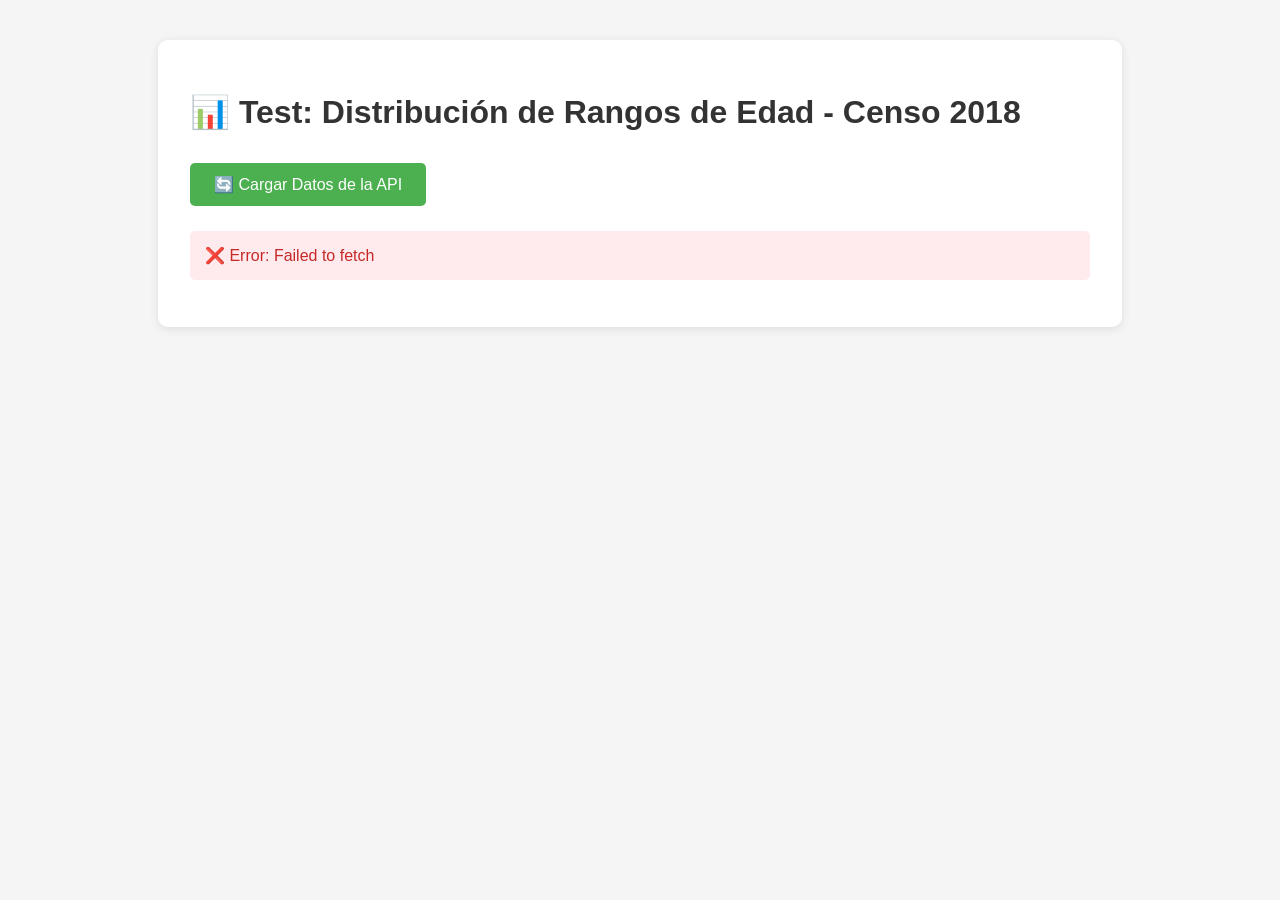
<file: test_rangos.html>
<!DOCTYPE html>
<html lang="es">
<head>
    <meta charset="UTF-8">
    <meta name="viewport" content="width=device-width, initial-scale=1.0">
    <title>Test Rangos de Edad - Censo 2018</title>
    <style>
        body { font-family: Arial, sans-serif; padding: 2rem; background: #f5f5f5; }
        .container { max-width: 900px; margin: 0 auto; background: white; padding: 2rem; border-radius: 10px; box-shadow: 0 2px 10px rgba(0,0,0,0.1); }
        h1 { color: #333; }
        .btn { background: #4CAF50; color: white; padding: 12px 24px; border: none; border-radius: 5px; cursor: pointer; font-size: 16px; margin: 10px 0; }
        .btn:hover { background: #45a049; }
        .rango-item { display: flex; align-items: center; margin: 8px 0; padding: 10px; background: #f9f9f9; border-radius: 5px; }
        .rango-label { min-width: 100px; font-weight: bold; }
        .rango-bar { flex: 1; background: #e0e0e0; border-radius: 5px; height: 24px; margin: 0 15px; position: relative; overflow: hidden; }
        .rango-fill { height: 100%; border-radius: 5px; transition: width 0.5s; }
        .rango-value { min-width: 80px; text-align: right; font-weight: bold; }
        .error { background: #ffebee; color: #c62828; padding: 15px; border-radius: 5px; margin: 15px 0; }
        .success { background: #e8f5e9; color: #2e7d32; padding: 15px; border-radius: 5px; margin: 15px 0; }
    </style>
</head>
<body>
    <div class="container">
        <h1>📊 Test: Distribución de Rangos de Edad - Censo 2018</h1>
        
        <button class="btn" onclick="cargarDatos()">🔄 Cargar Datos de la API</button>
        
        <div id="resultado"></div>
    </div>

    <script>
        const API = 'http://localhost:8000';

        async function cargarDatos() {
            const resultadoDiv = document.getElementById('resultado');
            resultadoDiv.innerHTML = '<p>Cargando datos...</p>';

            try {
                const response = await fetch(`${API}/censo-2018/estadisticas/`);
                
                if (!response.ok) {
                    throw new Error(`HTTP error! status: ${response.status}`);
                }

                const data = await response.json();
                console.log('Datos recibidos:', data);

                // Verificar si hay datos de rangos
                const rangos = data.distribucion_por_rangos_edad;
                
                if (!rangos || Object.keys(rangos).length === 0) {
                    resultadoDiv.innerHTML = '<div class="error">❌ No hay datos de rangos de edad en la respuesta</div>';
                    return;
                }

                // Calcular máximo para escalar barras
                const maxVal = Math.max(...Object.values(rangos));

                // Colores por edad
                const getColor = (rango) => {
                    const edad = parseInt(rango.split('-')[0]);
                    if (edad < 10) return 'linear-gradient(90deg, #FFB6C1, #FF8FAB)';
                    if (edad < 20) return 'linear-gradient(90deg, #C9A8E8, #9B67D9)';
                    if (edad < 30) return 'linear-gradient(90deg, #4CAF84, #2E7D32)';
                    if (edad < 40) return 'linear-gradient(90deg, #90CAF9, #42A5F5)';
                    if (edad < 50) return 'linear-gradient(90deg, #FFC107, #FF9800)';
                    if (edad < 60) return 'linear-gradient(90deg, #FF8A65, #F4511E)';
                    return 'linear-gradient(90deg, #A5D6A7, #66BB6A)';
                };

                // Generar HTML
                let html = '<div class="success">';
                html += `✓ <strong>${Object.keys(rangos).length}</strong> rangos de edad cargados correctamente`;
                html += `<br>Total registros: <strong>${data.total_registros.toLocaleString()}</strong>`;
                html += '</div>';

                html += '<h2>Rangos de Edad:</h2>';
                for (const [rango, cantidad] of Object.entries(rangos)) {
                    const porcentaje = (cantidad / maxVal) * 100;
                    const color = getColor(rango);
                    
                    html += `
                        <div class="rango-item">
                            <div class="rango-label">${rango}</div>
                            <div class="rango-bar">
                                <div class="rango-fill" style="background: ${color}; width: ${porcentaje}%;"></div>
                            </div>
                            <div class="rango-value">${cantidad.toLocaleString()}</div>
                        </div>
                    `;
                }

                resultadoDiv.innerHTML = html;

            } catch (error) {
                console.error('Error:', error);
                resultadoDiv.innerHTML = `<div class="error">❌ Error: ${error.message}</div>`;
            }
        }

        // Cargar automáticamente al abrir
        window.onload = () => cargarDatos();
    </script>
</body>
</html>
</file>
